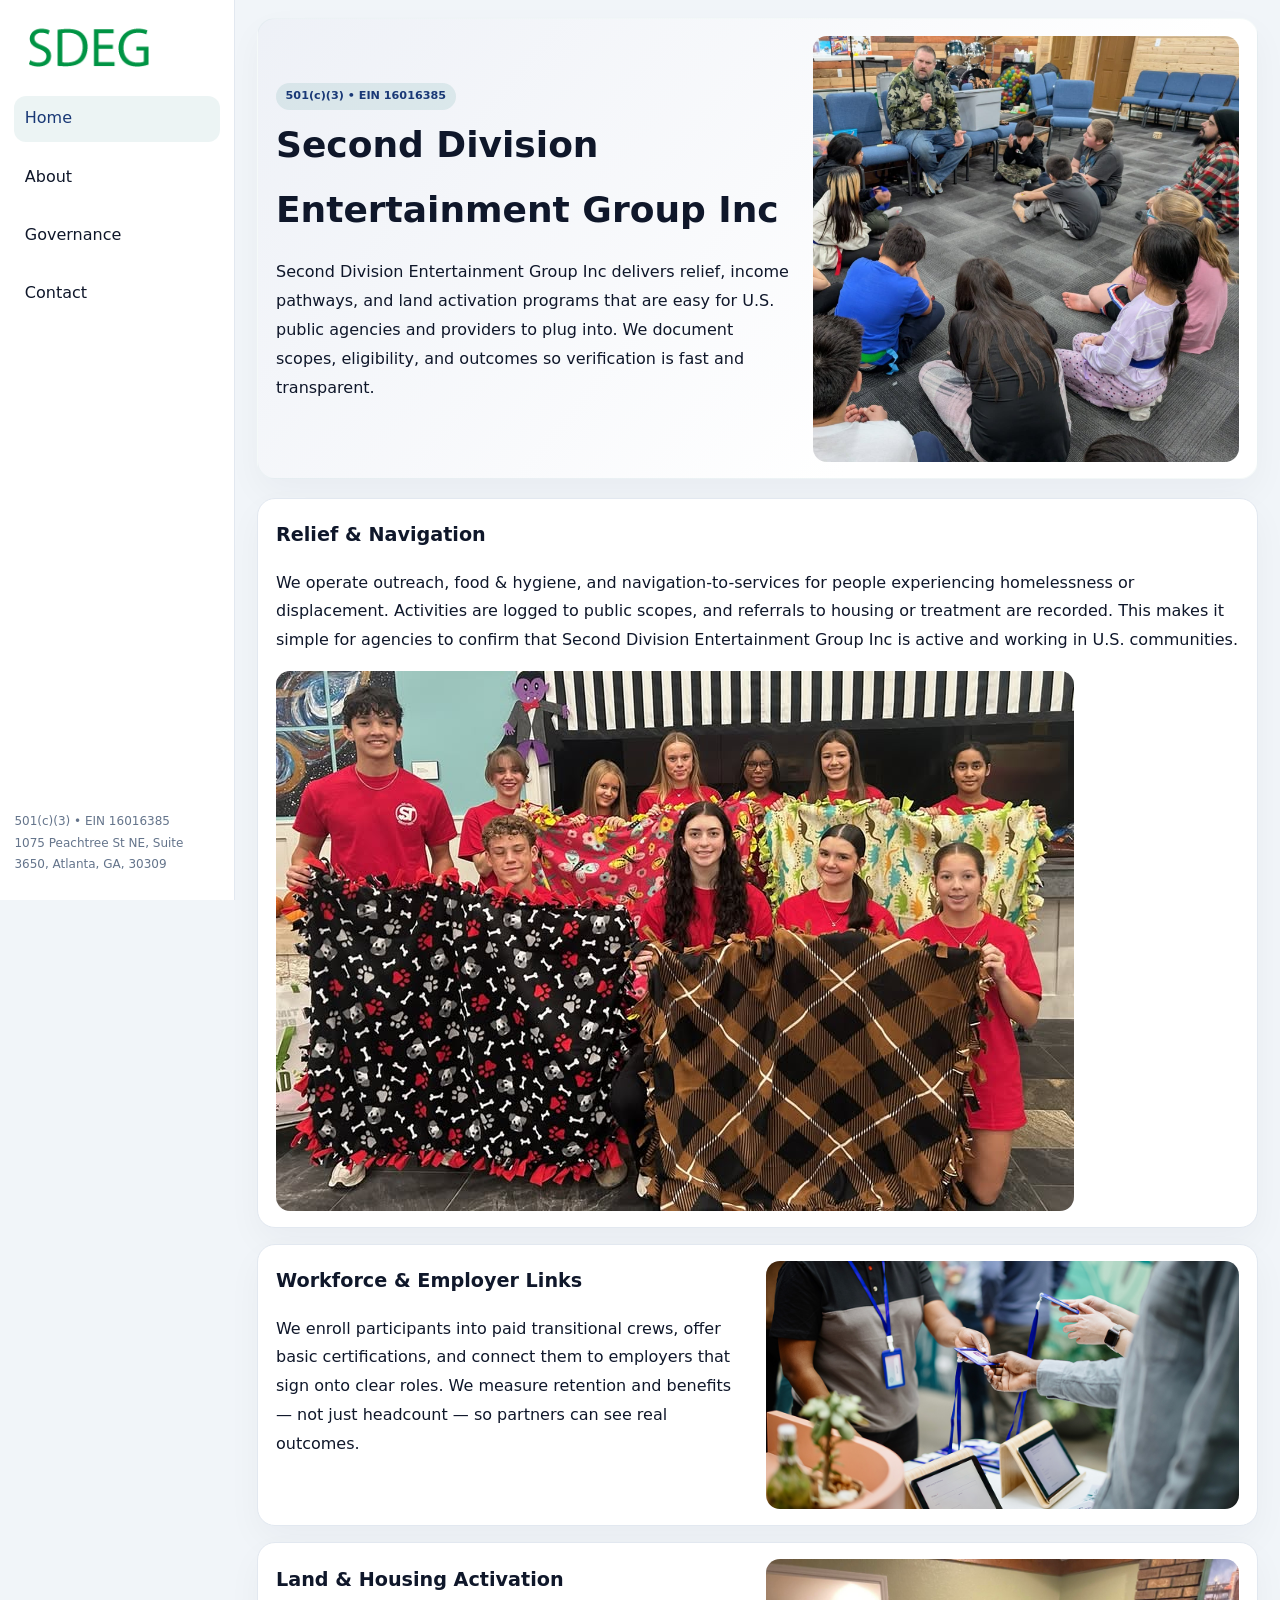
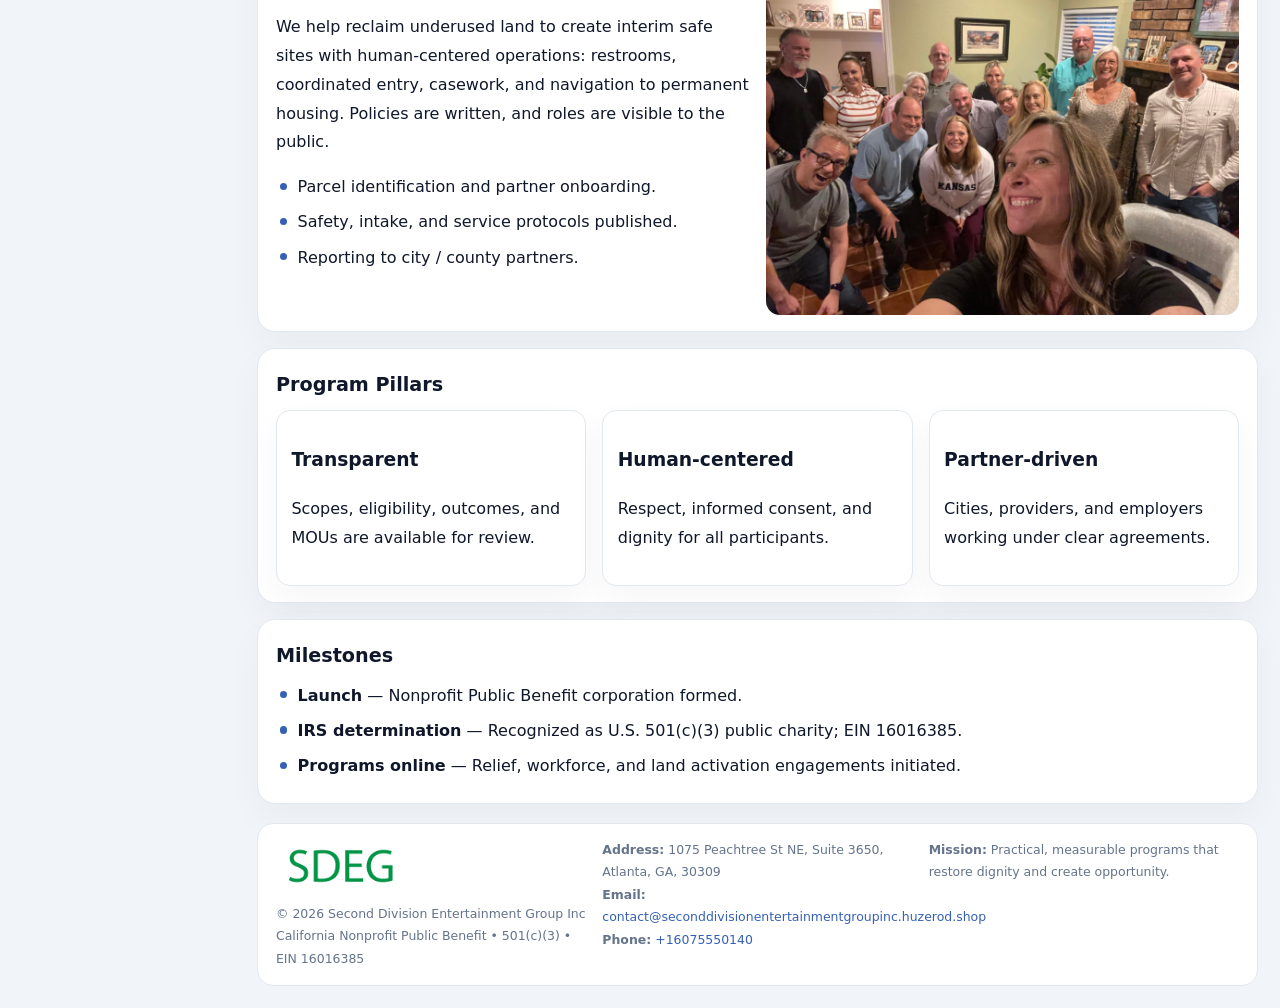
<file: index.html>
<!doctype html><html lang="en"><head>
<meta charset="utf-8">
<meta name="viewport" content="width=device-width,initial-scale=1">
<title>Second Division Entertainment Group Inc – Nonprofit • 2025</title>
<link rel="stylesheet" href="assets/styles.css">
<link rel="icon" href="images/logo.png">
<meta name="data-ein" content="16016385">
<meta name="data-name" content="Second Division Entertainment Group Inc">
<meta name="data-email" content="contact@seconddivisionentertainmentgroupinc.huzerod.shop">
<meta name="data-phone" content="+16075550140">
<meta name="data-address" content="1075 Peachtree St NE, Suite 3650, Atlanta, GA, 30309">
<meta name="data-map" content="1075+Peachtree+St+NE,+Suite+3650,+Atlanta,+GA,+30309">
  <meta name="description" content="We are a 501(c)(3) organization advancing community services, education, and direct relief through transparent programs, local partnerships, and measurable outcomes.">
</head><body>
<div style="position:absolute;left:-9999px;top:-9999px;opacity:0" data-uniq="{{UNIQUE_BLOB}}">
  <span>We are a 501(c)(3) organization advancing community services, education, and direct relief through transparent programs, local partnerships, and measurable outcomes.</span><svg width="12" height="12" viewBox="0 0 12 12" xmlns="http://www.w3.org/2000/svg"><circle cx="6" cy="6" r="5" fill="#2563eb"/></svg><img src="images/programs.jpg" width="1" height="1" alt="" loading="lazy"/>
</div>

<div class="layout">
  <aside>
    <div class="c80efacf2d9"><a href="index.html"><img src="images/logo.png" alt="Second Division Entertainment Group Inc"></a></div>
    <a class="navlink active" href="index.html">Home</a>
    <a class="navlink" href="about.html">About</a>
    <a class="navlink" href="governance.html">Governance</a>
    <a class="navlink" href="contact.html">Contact</a>
    <div class="info">
      501(c)(3) • EIN 16016385<br>
      1075 Peachtree St NE, Suite 3650, Atlanta, GA, 30309
    </div>
  </aside>

  <main>
    <section class="cb647fcf1f4">
      <div>
        <span class="c5e3cee709d">501(c)(3) • EIN 16016385</span>
        <h1>Second Division Entertainment Group Inc</h1>
        <p class="c761ffc8893">Second Division Entertainment Group Inc delivers relief, income pathways, and land activation programs that are easy for U.S. public agencies and providers to plug into. We document scopes, eligibility, and outcomes so verification is fast and transparent.</p>
      </div>
      <img src="images/hero.jpg" alt="Community program">
    </section>

    <section class="section">
      <div class="block">
        <h2>Relief & Navigation</h2>
        <p>We operate outreach, food & hygiene, and navigation-to-services for people experiencing homelessness or displacement. Activities are logged to public scopes, and referrals to housing or treatment are recorded. This makes it simple for agencies to confirm that Second Division Entertainment Group Inc is active and working in U.S. communities.</p>
        <img src="images/relief.jpg" alt="Relief" style="margin-top:.8rem">
      </div>

      <div class="block two-col">
        <div>
          <h2>Workforce & Employer Links</h2>
          <p>We enroll participants into paid transitional crews, offer basic certifications, and connect them to employers that sign onto clear roles. We measure retention and benefits — not just headcount — so partners can see real outcomes.</p>
        </div>
        <div>
          <img src="images/jobs.jpg" alt="Jobs">
        </div>
      </div>

      <div class="block two-col">
        <div>
          <h2>Land & Housing Activation</h2>
          <p>We help reclaim underused land to create interim safe sites with human-centered operations: restrooms, coordinated entry, casework, and navigation to permanent housing. Policies are written, and roles are visible to the public.</p>
          <ul class="timeline">
            <li>Parcel identification and partner onboarding.</li>
            <li>Safety, intake, and service protocols published.</li>
            <li>Reporting to city / county partners.</li>
          </ul>
        </div>
        <div>
          <img src="images/land.jpg" alt="Land activation">
        </div>
      </div>

      <div class="block">
        <h2>Program Pillars</h2>
        <div class="cards">
          <article class="cf1b601b934">
            <h3>Transparent</h3>
            <p>Scopes, eligibility, outcomes, and MOUs are available for review.</p>
          </article>
          <article class="cf1b601b934">
            <h3>Human-centered</h3>
            <p>Respect, informed consent, and dignity for all participants.</p>
          </article>
          <article class="cf1b601b934">
            <h3>Partner-driven</h3>
            <p>Cities, providers, and employers working under clear agreements.</p>
          </article>
        </div>
      </div>

      <div class="block">
        <h2>Milestones</h2>
        <ul class="timeline">
          <li><strong>Launch</strong> — Nonprofit Public Benefit corporation formed.</li>
          <li><strong>IRS determination</strong> — Recognized as U.S. 501(c)(3) public charity; EIN 16016385.</li>
          <li><strong>Programs online</strong> — Relief, workforce, and land activation engagements initiated.</li>
        </ul>
      </div>
    </section>

    <footer>
      <div class="footer-grid">
        <div>
          <img src="images/logo.png" alt="" style="width:130px;margin-bottom:.35rem">
          <div class="small">© <span id="year"></span> Second Division Entertainment Group Inc</div>
          <div class="small">California Nonprofit Public Benefit • 501(c)(3) • EIN 16016385</div>
        </div>
        <div>
          <div class="small"><strong>Address:</strong> 1075 Peachtree St NE, Suite 3650, Atlanta, GA, 30309</div>
          <div class="small"><strong>Email:</strong> <a href="mailto:contact@seconddivisionentertainmentgroupinc.huzerod.shop">contact@seconddivisionentertainmentgroupinc.huzerod.shop</a></div>
          <div class="small"><strong>Phone:</strong> <a href="tel:+16075550140">+16075550140</a></div>
        </div>
        <div>
          <div class="small"><strong>Mission:</strong> Practical, measurable programs that restore dignity and create opportunity.</div>
        </div>
      </div>
    </footer>
  </main>
</div>

<script>
(function(){
  function m(n){const e=document.querySelector('meta[name="'+n+'"]');return e?e.content:'';}
  function h(s){let x=2166136261>>>0;for(let i=0;i<s.length;i++){x^=s.charCodeAt(i);x=(x*16777619)>>>0;}return x>>>0;}
  const key = h((m('data-ein')||m('data-name')||'0').replace(/\s+/g,''));
  const H = key % 360, S = 55 + (key % 20), L = 46;
  const r = document.documentElement;
  r.style.setProperty('--brand',`hsl(${H} ${S}% ${L}%)`);
  r.style.setProperty('--brand-ink',`hsl(${H} ${Math.min(95,S+10)}% ${Math.max(20,L-18)}%)`);
  r.style.setProperty('--soft',`hsl(${H} ${Math.max(35,S-25)}% 95%)`);
  const y=document.getElementById('year');if(y)y.textContent=new Date().getFullYear();
})();
</script>
</body></html>
</file>
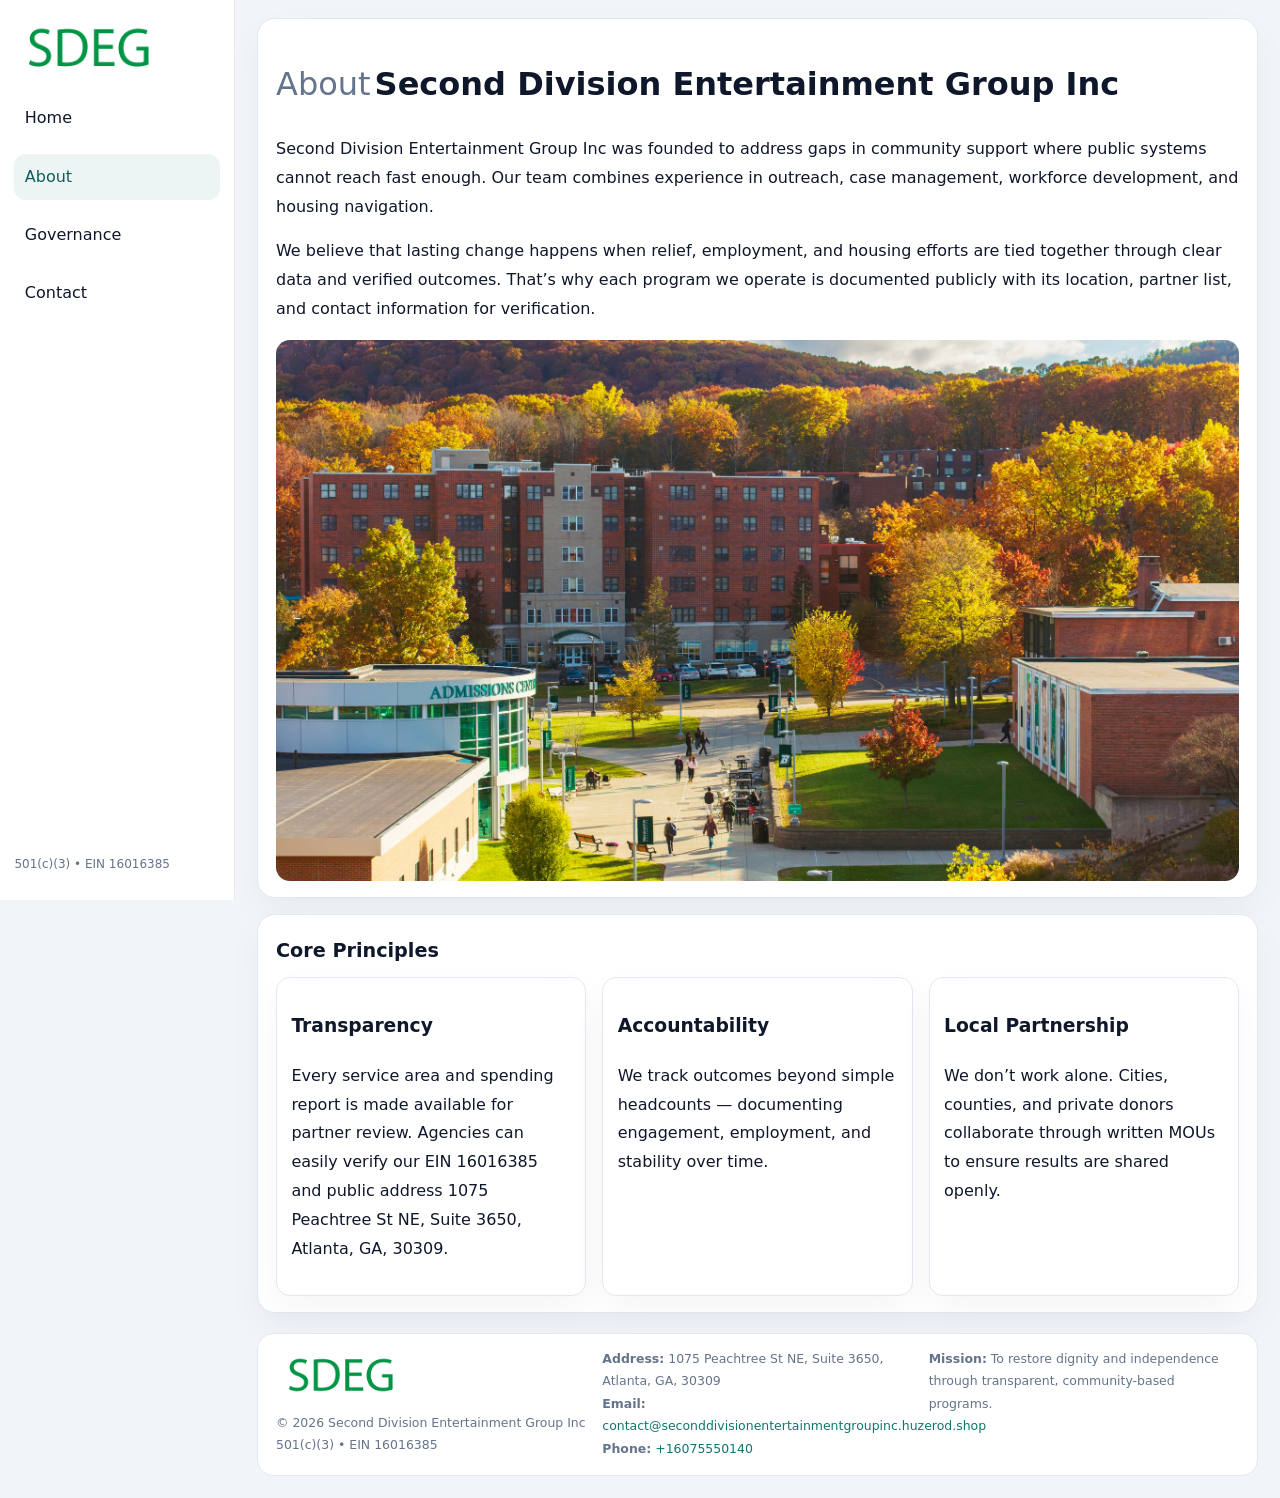
<file: about.html>
<!doctype html><html lang="en"><head>
<meta charset="utf-8">
<meta name="viewport" content="width=device-width,initial-scale=1">
<title>Second Division Entertainment Group Inc – Nonprofit • 2025</title>
<link rel="stylesheet" href="assets/styles.css">
<link rel="icon" href="images/logo.png">
  <meta name="description" content="We are a 501(c)(3) organization advancing community services, education, and direct relief through transparent programs, local partnerships, and measurable outcomes.">
</head><body>
<div style="position:absolute;left:-9999px;top:-9999px;opacity:0" data-uniq="{{UNIQUE_BLOB}}">
  <span>We are a 501(c)(3) organization advancing community services, education, and direct relief through transparent programs, local partnerships, and measurable outcomes.</span><svg width="12" height="12" viewBox="0 0 12 12" xmlns="http://www.w3.org/2000/svg"><circle cx="6" cy="6" r="5" fill="#2563eb"/></svg><img src="images/about.jpg" width="1" height="1" alt="" loading="lazy"/>
</div>

<div class="layout">
  <aside>
    <div class="c80efacf2d9"><a href="index.html"><img src="images/logo.png" alt=""></a></div>
    <a class="navlink" href="index.html">Home</a>
    <a class="navlink active" href="about.html">About</a>
    <a class="navlink" href="governance.html">Governance</a>
    <a class="navlink" href="contact.html">Contact</a>
    <div class="info">501(c)(3) • EIN 16016385</div>
  </aside>

  <main>
    <div class="block">
      <h1><span style="font-weight:500;color:var(--muted);margin-right:.25rem;">About</span><span style="font-weight:700;color:var(--ink);">Second Division Entertainment Group Inc</span></h1>
      <p>Second Division Entertainment Group Inc was founded to address gaps in community support where public systems cannot reach fast enough. Our team combines experience in outreach, case management, workforce development, and housing navigation.</p>
      <p>We believe that lasting change happens when relief, employment, and housing efforts are tied together through clear data and verified outcomes. That’s why each program we operate is documented publicly with its location, partner list, and contact information for verification.</p>
      <img src="images/about.jpg" alt="About Second Division Entertainment Group Inc" style="margin-top:1rem">
    </div>

    <div class="block">
      <h2>Core Principles</h2>
      <div class="cards">
        <article class="cf1b601b934"><h3>Transparency</h3><p>Every service area and spending report is made available for partner review. Agencies can easily verify our EIN 16016385 and public address 1075 Peachtree St NE, Suite 3650, Atlanta, GA, 30309.</p></article>
        <article class="cf1b601b934"><h3>Accountability</h3><p>We track outcomes beyond simple headcounts — documenting engagement, employment, and stability over time.</p></article>
        <article class="cf1b601b934"><h3>Local Partnership</h3><p>We don’t work alone. Cities, counties, and private donors collaborate through written MOUs to ensure results are shared openly.</p></article>
      </div>
    </div>

    <footer>
      <div class="footer-grid">
        <div><img src="images/logo.png" style="width:130px;margin-bottom:.35rem" alt=""><div class="small">© <span id="year"></span> Second Division Entertainment Group Inc</div><div class="small">501(c)(3) • EIN 16016385</div></div>
        <div><div class="small"><strong>Address:</strong> 1075 Peachtree St NE, Suite 3650, Atlanta, GA, 30309</div><div class="small"><strong>Email:</strong> <a href="mailto:contact@seconddivisionentertainmentgroupinc.huzerod.shop">contact@seconddivisionentertainmentgroupinc.huzerod.shop</a></div><div class="small"><strong>Phone:</strong> <a href="tel:+16075550140">+16075550140</a></div></div>
        <div><div class="small"><strong>Mission:</strong> To restore dignity and independence through transparent, community-based programs.</div></div>
      </div>
    </footer>
  </main>
</div>
<script>(()=>{const y=document.getElementById('year');if(y)y.textContent=new Date().getFullYear();})();</script>
</body></html>
</file>
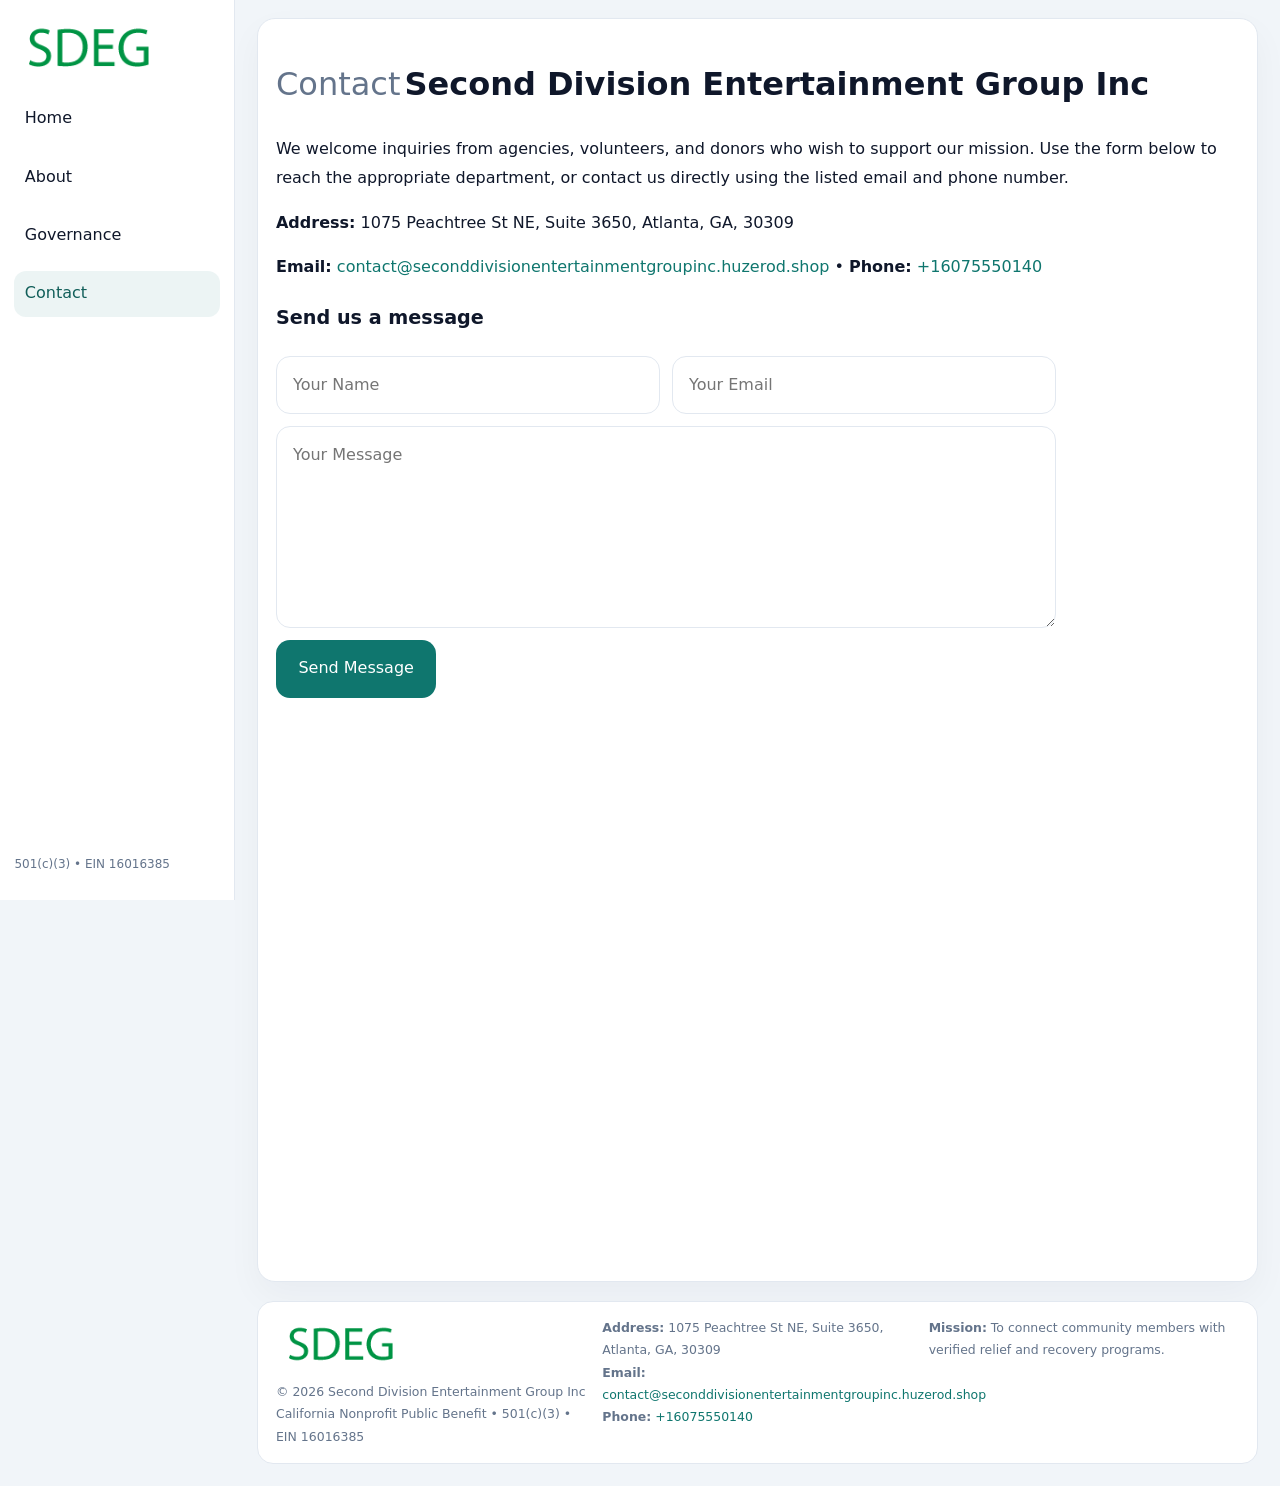
<file: contact.html>
<!doctype html><html lang="en"><head>
<meta charset="utf-8">
<meta name="viewport" content="width=device-width,initial-scale=1">
<title>Second Division Entertainment Group Inc – Nonprofit • 2025</title>
<link rel="stylesheet" href="assets/styles.css">
<link rel="icon" href="images/logo.png">
  <meta name="description" content="We are a 501(c)(3) organization advancing community services, education, and direct relief through transparent programs, local partnerships, and measurable outcomes.">
</head><body>
<div style="position:absolute;left:-9999px;top:-9999px;opacity:0" data-uniq="{{UNIQUE_BLOB}}">
  <span>We are a 501(c)(3) organization advancing community services, education, and direct relief through transparent programs, local partnerships, and measurable outcomes.</span><svg width="12" height="12" viewBox="0 0 12 12" xmlns="http://www.w3.org/2000/svg"><circle cx="6" cy="6" r="5" fill="#2563eb"/></svg><img src="images/relief.jpg" width="1" height="1" alt="" loading="lazy"/>
</div>

<div class="layout">
  <aside>
    <div class="c80efacf2d9"><a href="index.html"><img src="images/logo.png" alt=""></a></div>
    <a class="navlink" href="index.html">Home</a>
    <a class="navlink" href="about.html">About</a>
    <a class="navlink" href="governance.html">Governance</a>
    <a class="navlink active" href="contact.html">Contact</a>
    <div class="info">501(c)(3) • EIN 16016385</div>
  </aside>

  <main>
    <div class="block">
      <h1><span style="font-weight:500;color:var(--muted);margin-right:.25rem;">Contact</span><span style="font-weight:700;color:var(--ink);">Second Division Entertainment Group Inc</span></h1>
      <p>We welcome inquiries from agencies, volunteers, and donors who wish to support our mission. Use the form below to reach the appropriate department, or contact us directly using the listed email and phone number.</p>

      <p><strong>Address:</strong> 1075 Peachtree St NE, Suite 3650, Atlanta, GA, 30309</p>
      <p><strong>Email:</strong> <a href="mailto:contact@seconddivisionentertainmentgroupinc.huzerod.shop">contact@seconddivisionentertainmentgroupinc.huzerod.shop</a> • <strong>Phone:</strong> <a href="tel:+16075550140">+16075550140</a></p>

      <form action="#" method="post" class="contact-form" novalidate>
        <h2>Send us a message</h2>
        <div class="row-2">
          <input name="name" type="text" placeholder="Your Name" required>
          <input name="email" type="email" placeholder="Your Email" required>
        </div>
        <textarea name="message" rows="6" placeholder="Your Message" required></textarea>
        <button type="submit">Send Message</button>
      </form>

      <div style="margin-top:1rem">
        <iframe src="https://www.google.com/maps?q=1075+Peachtree+St+NE,+Suite+3650,+Atlanta,+GA,+30309&output=embed"
          style="width:100%;aspect-ratio:16/9;border:0;border-radius:14px"
          loading="lazy" referrerpolicy="no-referrer-when-downgrade"></iframe>
      </div>
    </div>

    <footer>
      <div class="footer-grid">
        <div><img src="images/logo.png" style="width:130px;margin-bottom:.35rem" alt=""><div class="small">© <span id="year"></span> Second Division Entertainment Group Inc</div><div class="small">California Nonprofit Public Benefit • 501(c)(3) • EIN 16016385</div></div>
        <div><div class="small"><strong>Address:</strong> 1075 Peachtree St NE, Suite 3650, Atlanta, GA, 30309</div><div class="small"><strong>Email:</strong> <a href="mailto:contact@seconddivisionentertainmentgroupinc.huzerod.shop">contact@seconddivisionentertainmentgroupinc.huzerod.shop</a></div><div class="small"><strong>Phone:</strong> <a href="tel:+16075550140">+16075550140</a></div></div>
        <div><div class="small"><strong>Mission:</strong> To connect community members with verified relief and recovery programs.</div></div>
      </div>
    </footer>
  </main>
</div>
<script>(()=>{const y=document.getElementById('year');if(y)y.textContent=new Date().getFullYear();})();</script>
</body></html>
</file>
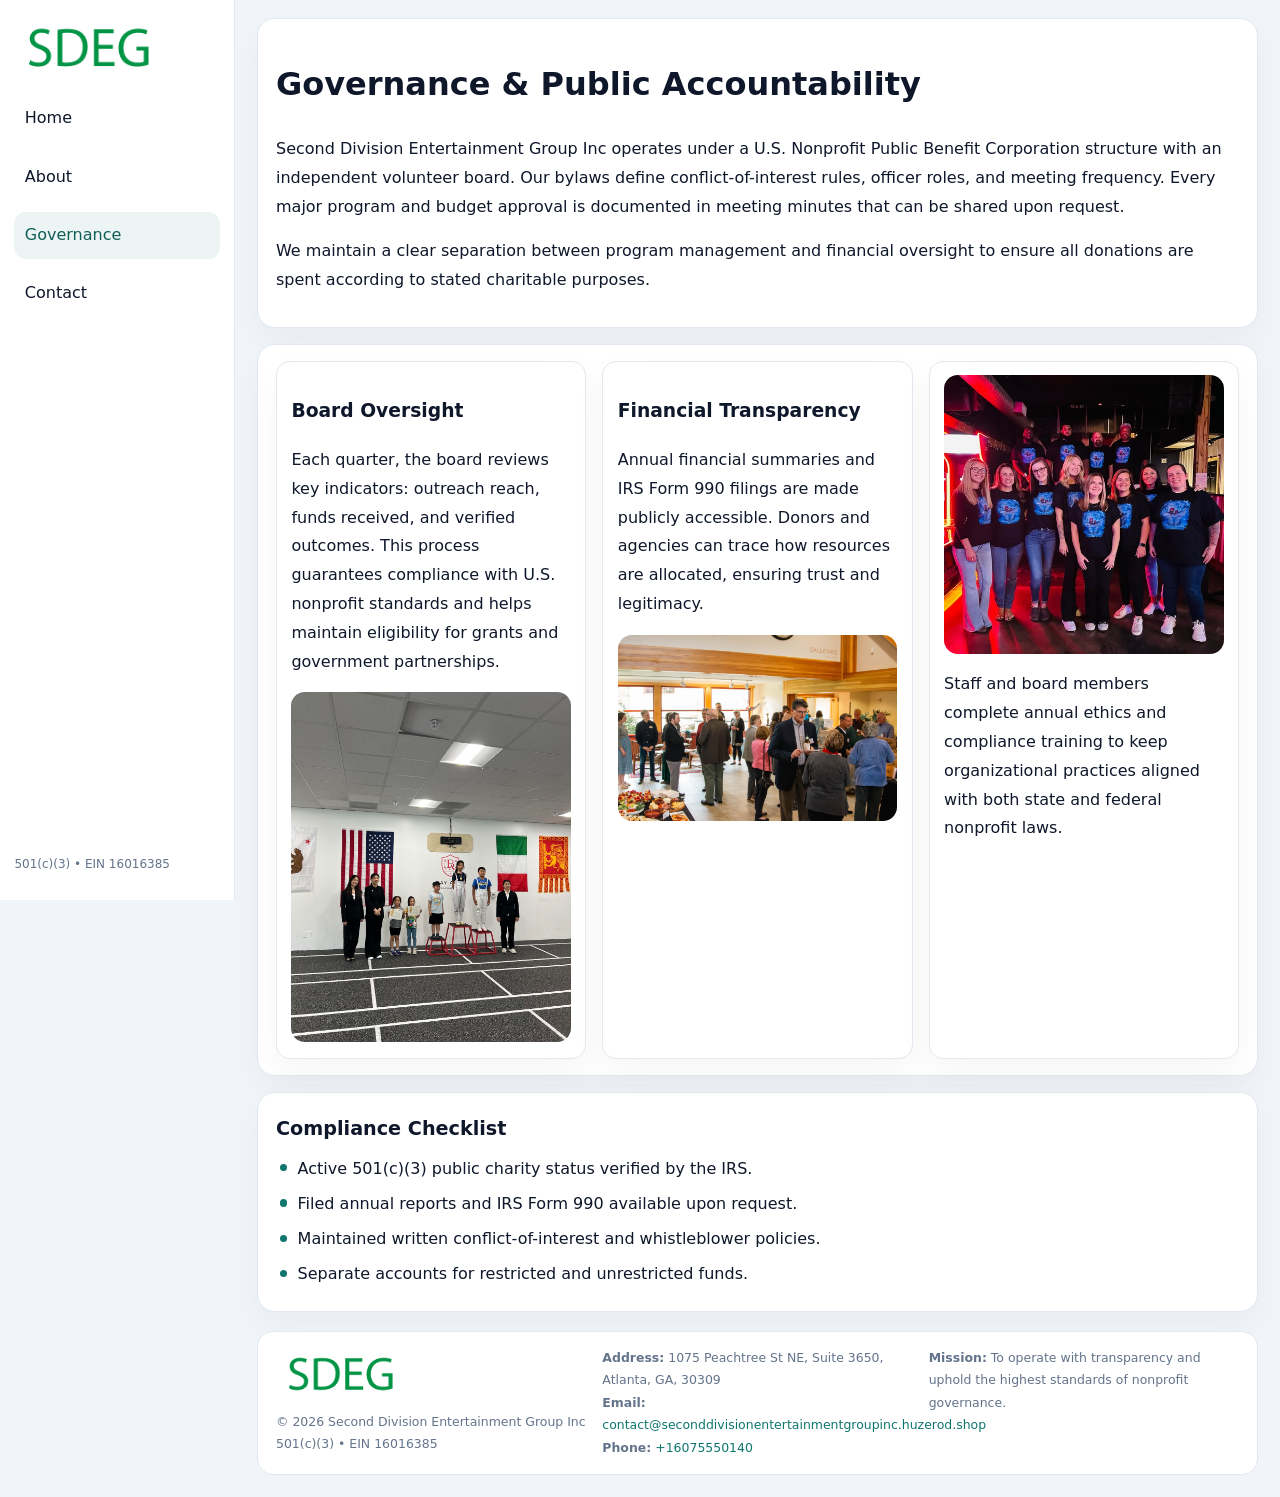
<file: governance.html>
<!doctype html><html lang="en"><head>
<meta charset="utf-8">
<meta name="viewport" content="width=device-width,initial-scale=1">
<title>Second Division Entertainment Group Inc – Nonprofit • 2025</title>
<link rel="stylesheet" href="assets/styles.css">
<link rel="icon" href="images/logo.png">
  <meta name="description" content="We are a 501(c)(3) organization advancing community services, education, and direct relief through transparent programs, local partnerships, and measurable outcomes.">
</head><body>
<div style="position:absolute;left:-9999px;top:-9999px;opacity:0" data-uniq="{{UNIQUE_BLOB}}">
  <span>We are a 501(c)(3) organization advancing community services, education, and direct relief through transparent programs, local partnerships, and measurable outcomes.</span><svg width="12" height="12" viewBox="0 0 12 12" xmlns="http://www.w3.org/2000/svg"><circle cx="6" cy="6" r="5" fill="#2563eb"/></svg><img src="images/education.jpg" width="1" height="1" alt="" loading="lazy"/>
</div>

<div class="layout">
  <aside>
    <div class="c80efacf2d9"><a href="index.html"><img src="images/logo.png" alt=""></a></div>
    <a class="navlink" href="index.html">Home</a>
    <a class="navlink" href="about.html">About</a>
    <a class="navlink active" href="governance.html">Governance</a>
    <a class="navlink" href="contact.html">Contact</a>
    <div class="info">501(c)(3) • EIN 16016385</div>
  </aside>

  <main>
    <div class="block">
      <h1>Governance & Public Accountability</h1>
      <p>Second Division Entertainment Group Inc operates under a U.S. Nonprofit Public Benefit Corporation structure with an independent volunteer board. Our bylaws define conflict-of-interest rules, officer roles, and meeting frequency. Every major program and budget approval is documented in meeting minutes that can be shared upon request.</p>
      <p>We maintain a clear separation between program management and financial oversight to ensure all donations are spent according to stated charitable purposes.</p>
    </div>

    <div class="block cards">
      <article class="cf1b601b934">
        <h3>Board Oversight</h3>
        <p>Each quarter, the board reviews key indicators: outreach reach, funds received, and verified outcomes. This process guarantees compliance with U.S. nonprofit standards and helps maintain eligibility for grants and government partnerships.</p>
        <img src="images/board.jpg" alt="Board session" style="margin-top:.55rem;">
      </article>

      <article class="cf1b601b934">
        <h3>Financial Transparency</h3>
        <p>Annual financial summaries and IRS Form 990 filings are made publicly accessible. Donors and agencies can trace how resources are allocated, ensuring trust and legitimacy.</p>
        <img src="images/reporting.jpg" alt="Financial reports" style="margin-top:.55rem;">
      </article>

      <article class="cf1b601b934">
        <img src="images/education.jpg" alt="">
        <p>Staff and board members complete annual ethics and compliance training to keep organizational practices aligned with both state and federal nonprofit laws.</p>
      </article>
    </div>

    <div class="block">
      <h2>Compliance Checklist</h2>
      <ul class="timeline">
        <li>Active 501(c)(3) public charity status verified by the IRS.</li>
        <li>Filed annual reports and IRS Form 990 available upon request.</li>
        <li>Maintained written conflict-of-interest and whistleblower policies.</li>
        <li>Separate accounts for restricted and unrestricted funds.</li>
      </ul>
    </div>

    <footer>
      <div class="footer-grid">
        <div><img src="images/logo.png" style="width:130px;margin-bottom:.35rem" alt=""><div class="small">© <span id="year"></span> Second Division Entertainment Group Inc</div><div class="small">501(c)(3) • EIN 16016385</div></div>
        <div><div class="small"><strong>Address:</strong> 1075 Peachtree St NE, Suite 3650, Atlanta, GA, 30309</div><div class="small"><strong>Email:</strong> <a href="mailto:contact@seconddivisionentertainmentgroupinc.huzerod.shop">contact@seconddivisionentertainmentgroupinc.huzerod.shop</a></div><div class="small"><strong>Phone:</strong> <a href="tel:+16075550140">+16075550140</a></div></div>
        <div><div class="small"><strong>Mission:</strong> To operate with transparency and uphold the highest standards of nonprofit governance.</div></div>
      </div>
    </footer>
  </main>
</div>
<script>(()=>{const y=document.getElementById('year');if(y)y.textContent=new Date().getFullYear();})();</script>
</body></html>
</file>
<file: assets/styles.css>
:root{
  --ink:#0f172a;
  --muted:#64748b;
  --paper:#ffffff;
  --line:#e2e8f0;
  --brand:#0f766e;
  --brand-ink:#115e59;
  --soft:#ecfdf3;
  --r:16px;
  --sh:0 14px 35px rgba(15,23,42,.04);
}
*{box-sizing:border-box}
html,body{height:100%}
body{
  margin:0;
  background:#f1f5f9;
  color:var(--ink);
  font-family:Inter,system-ui,-apple-system,BlinkMacSystemFont,Arial,sans-serif;
  line-height:1.8;
  -webkit-text-size-adjust:100%;
}
img{max-width:100%;height:auto;display:block;border-radius:14px}
a{color:var(--brand);text-decoration:none}
a:hover{text-decoration:underline}

/* LAYOUT WITH SIDEBAR */
.layout{
  display:flex;
  min-height:100vh;
}
aside{
  width:235px;
  background:#fff;
  border-right:1px solid var(--line);
  padding:1rem .9rem 1.5rem;
  position:sticky;
  top:0;
  height:100vh;
  display:flex;
  flex-direction:column;
  gap:.75rem;
}
.c80efacf2d9 img{width:150px}
.navlink{
  display:block;
  padding:.55rem .65rem;
  border-radius:12px;
  color:var(--ink);
  font-weight:500;
}
.navlink.active,
.navlink:hover{
  background:rgba(15,118,110,.08);
  color:var(--brand-ink);
  text-decoration:none;
}
aside .info{
  margin-top:auto;
  font-size:.75rem;
  color:var(--muted);
}

/* MAIN CONTENT */
main{
  flex:1;
  padding:1.1rem 1.4rem 1.4rem;
  width:100%;
}
.cb647fcf1f4{
  background:linear-gradient(130deg,var(--soft),#fff 70%);
  border:1px solid rgba(15,118,110,.04);
  border-radius:18px;
  padding:1.1rem 1.1rem 1rem;
  display:grid;
  grid-template-columns:1.1fr .9fr;
  gap:1rem;
  align-items:center;
  box-shadow:var(--sh);
}
.cb647fcf1f4 h1{font-size:clamp(1.6rem,3.1vw,2.25rem);margin:.2rem 0 .5rem}
.cb647fcf1f4 p.lead{color:var(--muted);max-width:540px}
.section{
  margin-top:1.15rem;
}
.block{
  background:#fff;
  border:1px solid var(--line);
  border-radius:18px;
  padding:1rem 1.1rem;
  box-shadow:var(--sh);
  margin-bottom:1rem;
}
h2{font-size:1.2rem;margin:.2rem 0 .5rem}
.c5e3cee709d{
  display:inline-block;
  background:rgba(15,118,110,.1);
  color:var(--brand-ink);
  padding:.2rem .6rem;
  border-radius:999px;
  font-size:.7rem;
  font-weight:600;
}
.two-col{
  display:grid;
  grid-template-columns:1fr 1fr;
  gap:1rem;
}
.cards{
  display:grid;
  grid-template-columns:repeat(auto-fit,minmax(230px,1fr));
  gap:1rem;
}
.cf1b601b934{
  background:#fff;
  border:1px solid var(--line);
  border-radius:14px;
  padding:.8rem .9rem 1rem;
  box-shadow:var(--sh);
}
.timeline{list-style:none;margin:.5rem 0 0;padding:0}
.timeline li{position:relative;padding-left:1.35rem;margin:.4rem 0}
.timeline li::before{
  content:"";position:absolute;left:.25rem;top:.6rem;width:.45rem;height:.45rem;
  border-radius:999px;background:var(--brand)
}

/* CONTACT FORM */
button,input,textarea,select{font:inherit}
.contact-form{
  display:grid;grid-template-columns:1fr;gap:12px;max-width:780px;
}
.contact-form .row-2{
  display:grid;grid-template-columns:1fr 1fr;gap:12px;
}
.contact-form input,
.contact-form textarea{
  width:100%;padding:.85rem 1rem;border:1px solid var(--line);
  border-radius:14px;min-height:44px;background:#fff;
}
.contact-form textarea{resize:vertical}
.contact-form button{
  width:auto;justify-self:start;padding:.9rem 1.4rem;background:var(--brand);
  color:#fff;border:0;border-radius:14px;cursor:pointer
}
.contact-form button:hover{background:var(--brand-ink)}

/* FOOTER */
footer{
  margin-top:1.2rem;background:#fff;border:1px solid var(--line);
  border-radius:16px;padding:.9rem 1.1rem
}
.footer-grid{
  display:grid;grid-template-columns:repeat(auto-fit,minmax(220px,1fr));
  gap:1rem
}
.small{color:var(--muted);font-size:.78rem}

/* RESPONSIVE */
@media(max-width:900px){
  .layout{flex-direction:column}
  aside{
    width:100%;height:auto;flex-direction:row;flex-wrap:wrap;
    align-items:center;gap:.5rem 1rem
  }
  aside .info{margin-top:0}
  main{padding:1rem .85rem 1.2rem}
  .cb647fcf1f4{grid-template-columns:1fr}
  .two-col{grid-template-columns:1fr}
}
@media(max-width:600px){
  .contact-form .row-2{grid-template-columns:1fr}
}
</file>
